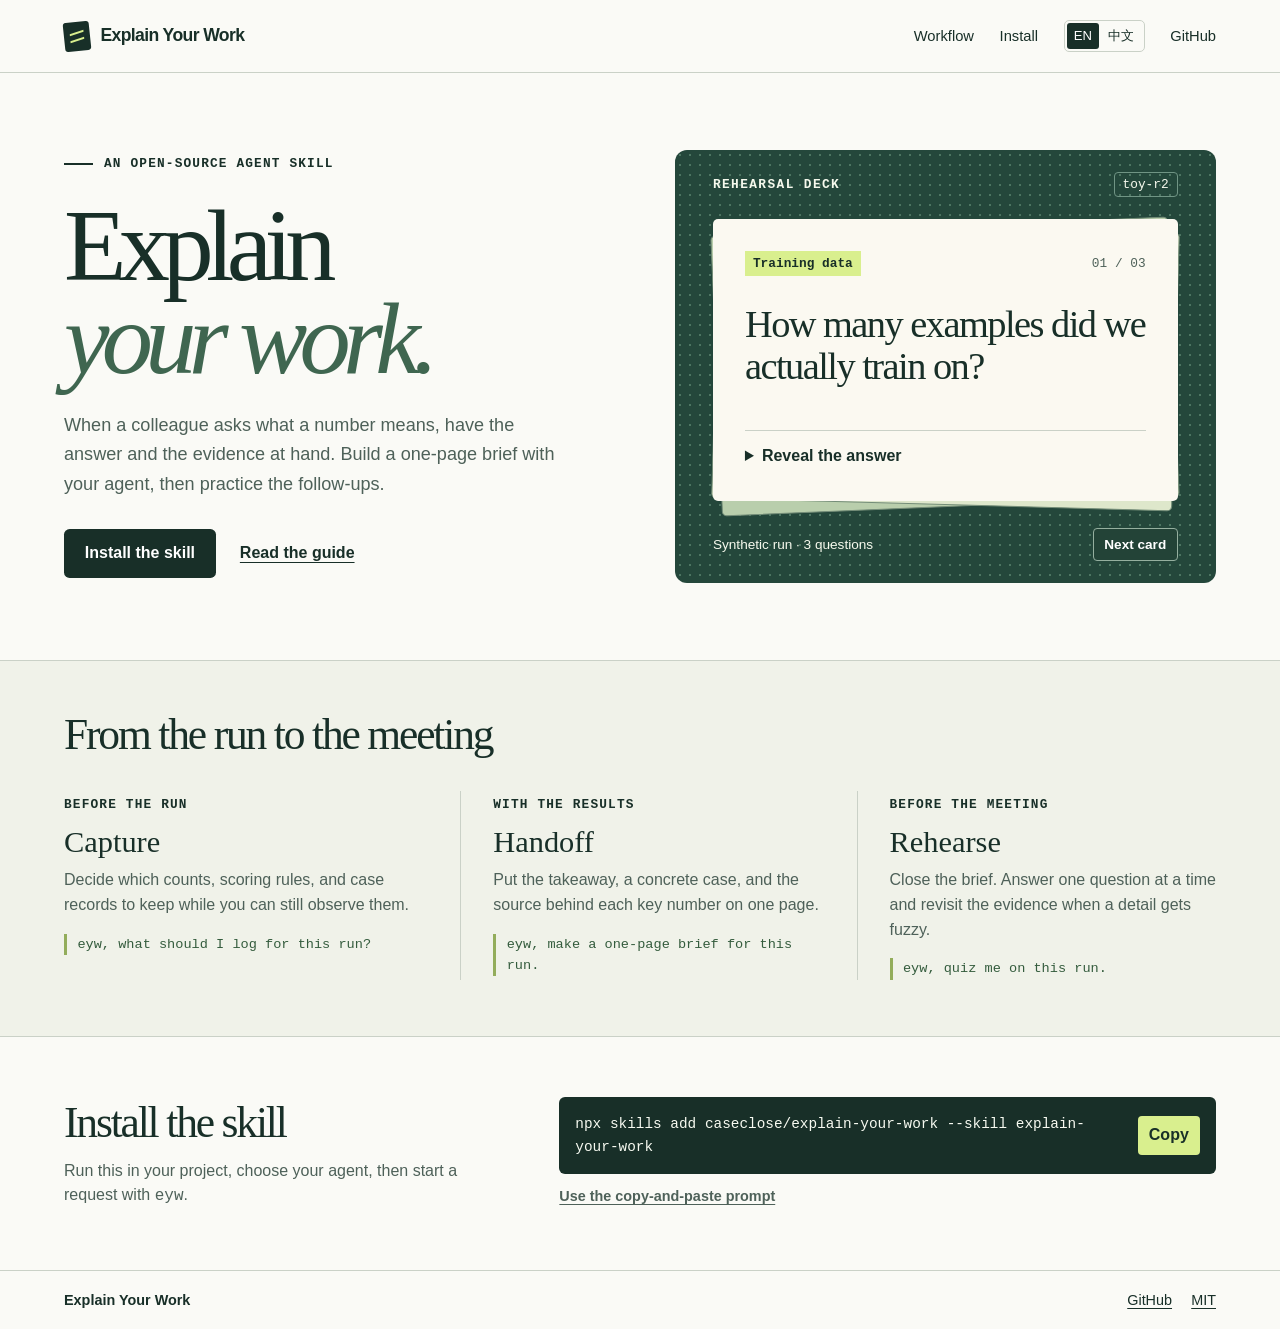
<file: docs/index.html>
<!doctype html>
<html lang="en">
  <head>
    <meta charset="utf-8" />
    <meta name="viewport" content="width=device-width, initial-scale=1" />
    <meta name="theme-color" content="#fafaf6" />
    <meta
      name="description"
      content="Turn agent-assisted work into a one-page meeting brief. Practice the follow-up questions with evidence from your run."
    />
    <title>Explain Your Work — Meeting prep for AI-assisted work</title>
    <link rel="alternate" hreflang="en" href="./" />
    <link rel="alternate" hreflang="zh-CN" href="./zh.html" />
    <link rel="icon" href="favicon.png" type="image/png" />
    <link rel="stylesheet" href="style.css" />
    <script src="site.js" defer></script>
  </head>
  <body>
    <header>
      <div class="wrap bar">
        <a class="brand" href="./"
          ><span class="mark" aria-hidden="true"><i></i></span>Explain Your
          Work</a
        >
        <nav aria-label="Main navigation">
          <a class="nav-work" href="#workflow">Workflow</a
          ><a class="nav-install" href="#install">Install</a
          ><span class="langs"
            ><a href="./" lang="en" aria-current="page">EN</a
            ><a href="./zh.html" lang="zh-CN">中文</a></span
          ><a class="repo" href="https://github.com/caseclose/explain-your-work"
            >GitHub</a
          >
        </nav>
      </div>
    </header>
    <main>
      <section class="hero wrap">
        <div class="intro">
          <div class="small category">
            <span class="rule"></span>An open-source agent skill
          </div>
          <h1>Explain<br /><em>your work.</em></h1>
          <p>
            When a colleague asks what a number means, have the answer and the
            evidence at hand. Build a one-page brief with your agent, then
            practice the follow-ups.
          </p>
          <div class="actions">
            <a class="primary" href="#install">Install the skill</a
            ><a
              class="textlink"
              href="https://github.com/caseclose/explain-your-work/blob/main/README.md"
              >Read the guide</a
            >
          </div>
        </div>
        <div class="board">
          <div class="board-head">
            <span class="small">Rehearsal deck</span
            ><span class="run">toy-r2</span>
          </div>
          <div class="stack" aria-live="polite">
            <article class="card" aria-labelledby="question-1">
              <div class="card-top">
                <span class="tab">Training data</span
                ><span class="count">01 / 03</span>
              </div>
              <h2 id="question-1" tabindex="-1">
                How many examples did we actually train on?
              </h2>
              <details>
                <summary>Reveal the answer</summary>
                <p>
                  Twelve unique requests produced 20 exported training examples.
                  The run has no trainer consumption log, so we can confirm the
                  export count and leave the number actually read open.
                </p>
                <a
                  class="source"
                  href="https://github.com/caseclose/explain-your-work/blob/main/skills/explain-your-work/references/synthetic-run.md#run-metadata"
                  >Inspect the evidence</a
                >
              </details>
            </article>
            <article class="card" aria-labelledby="question-2">
              <div class="card-top">
                <span class="tab">Metric definition</span
                ><span class="count">02 / 03</span>
              </div>
              <h2 id="question-2" tabindex="-1">
                Both tool calls succeeded. Why did the task fail?
              </h2>
              <details>
                <summary>Reveal the answer</summary>
                <p>
                  The task was to submit a report. In toy-02 the agent drafted
                  it and stopped. The evaluator checks the final outcome, so the
                  task failed. Three of the four tasks passed that check.
                </p>
                <a
                  class="source"
                  href="https://github.com/caseclose/explain-your-work/blob/main/skills/explain-your-work/references/synthetic-run.md#raw-evaluator-rows"
                  >Inspect the evidence</a
                >
              </details>
            </article>
            <article class="card" aria-labelledby="question-3">
              <div class="card-top">
                <span class="tab">Baseline comparison</span
                ><span class="count">03 / 03</span>
              </div>
              <h2 id="question-3" tabindex="-1">
                Can we say this run improved on the last one?
              </h2>
              <details>
                <summary>Reveal the answer</summary>
                <p>
                  This run passed 3 of 4 tasks. The previous one passed 2 of 3.
                  Its task list and scoring revision are missing, so we can
                  report both results and leave the comparison open.
                </p>
                <a
                  class="source"
                  href="https://github.com/caseclose/explain-your-work/blob/main/skills/explain-your-work/references/synthetic-run.md#baseline-note"
                  >Inspect the evidence</a
                >
              </details>
            </article>
          </div>
          <div class="board-foot">
            <span>Synthetic run · 3 questions</span
            ><button
              id="next"
              hidden
              data-next="Next card"
              data-again="Start again"
            >
              Next card
            </button>
          </div>
        </div>
      </section>
      <section class="workflow" id="workflow">
        <div class="wrap">
          <h2>From the run to the meeting</h2>
          <div class="modes">
            <div class="mode">
              <span class="small">Before the run</span>
              <h3>Capture</h3>
              <p>
                Decide which counts, scoring rules, and case records to keep
                while you can still observe them.
              </p>
              <code>eyw, what should I log for this run?</code>
            </div>
            <div class="mode">
              <span class="small">With the results</span>
              <h3>Handoff</h3>
              <p>
                Put the takeaway, a concrete case, and the source behind each
                key number on one page.
              </p>
              <code>eyw, make a one-page brief for this run.</code>
            </div>
            <div class="mode">
              <span class="small">Before the meeting</span>
              <h3>Rehearse</h3>
              <p>
                Close the brief. Answer one question at a time and revisit the
                evidence when a detail gets fuzzy.
              </p>
              <code>eyw, quiz me on this run.</code>
            </div>
          </div>
        </div>
      </section>
      <section class="wrap install" id="install">
        <div>
          <h2>Install the skill</h2>
          <p>
            Run this in your project, choose your agent, then start a request
            with <code>eyw</code>.
          </p>
        </div>
        <div>
          <div class="command">
            <code id="command"
              >npx skills add caseclose/explain-your-work --skill
              explain-your-work</code
            ><button
              id="copy"
              hidden
              data-copied="Copied"
              data-failed="Select and copy the command"
            >
              Copy
            </button>
          </div>
          <p class="alternative">
            <a
              href="https://github.com/caseclose/explain-your-work/blob/main/PROMPT.md"
              >Use the copy-and-paste prompt</a
            >
          </p>
          <span id="status" role="status"></span>
        </div>
      </section>
    </main>
    <footer>
      <div class="wrap">
        <span>Explain Your Work</span
        ><a href="https://github.com/caseclose/explain-your-work">GitHub</a
        ><a
          href="https://github.com/caseclose/explain-your-work/blob/main/LICENSE"
          >MIT</a
        >
      </div>
    </footer>
  </body>
</html>
</file>
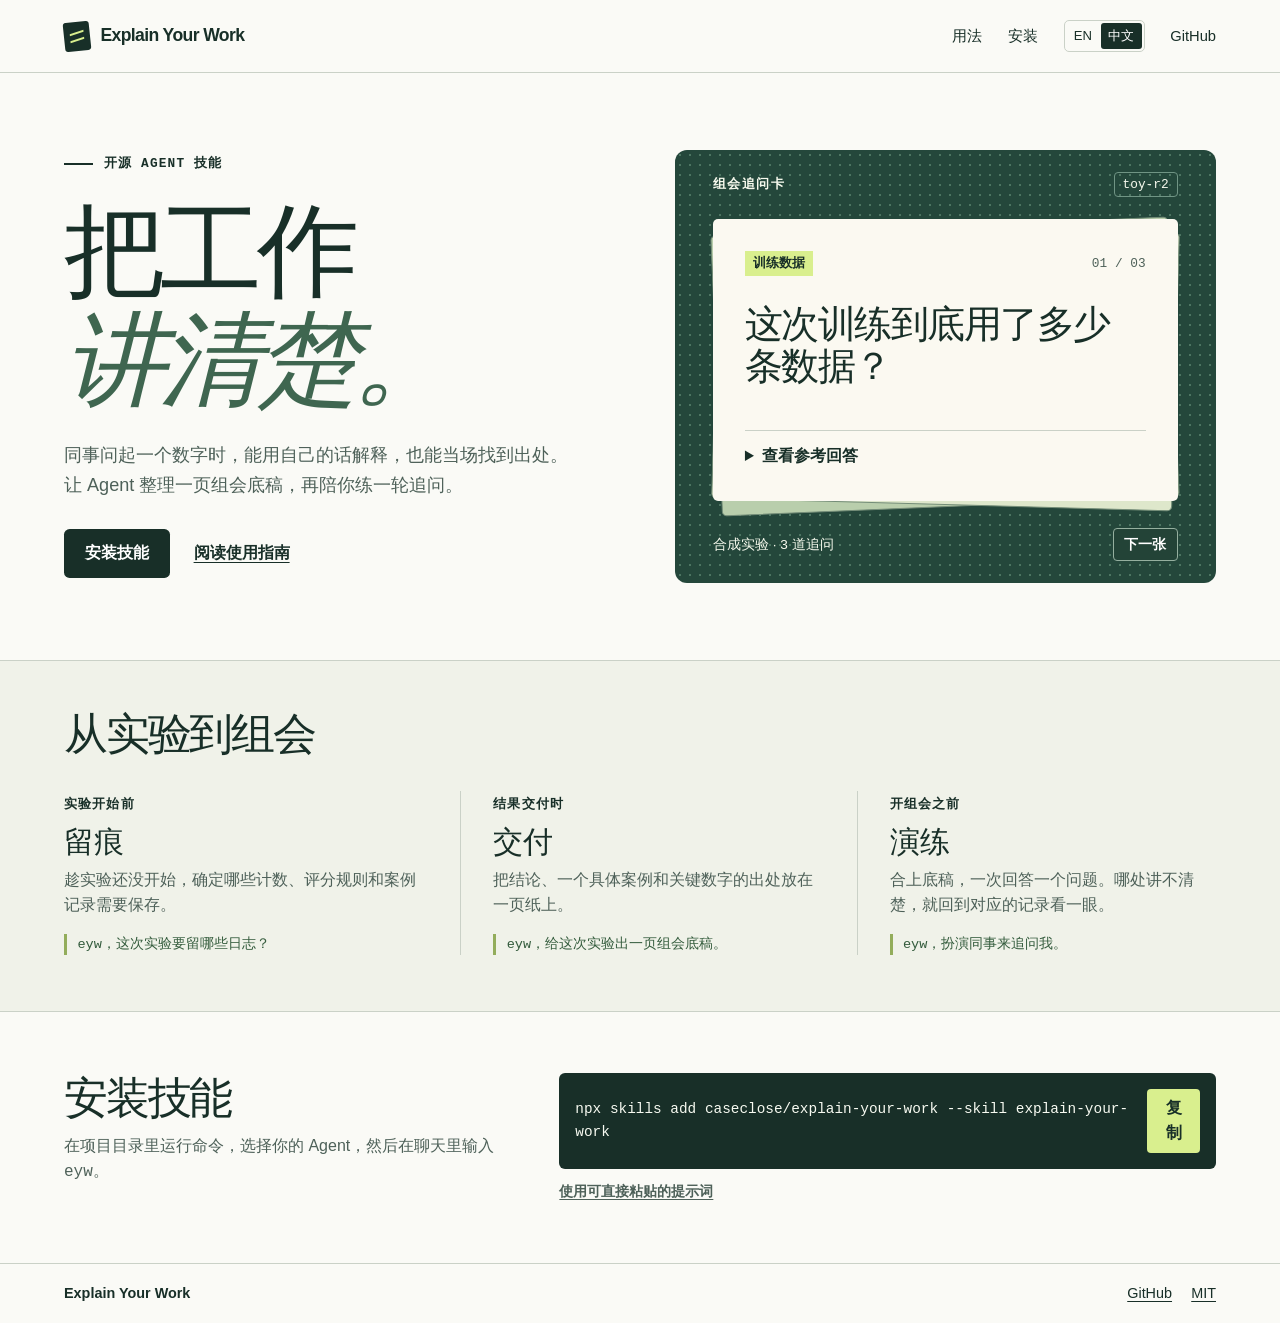
<file: docs/zh.html>
<!doctype html>
<html lang="zh-CN">
  <head>
    <meta charset="utf-8" />
    <meta name="viewport" content="width=device-width, initial-scale=1" />
    <meta name="theme-color" content="#fafaf6" />
    <meta
      name="description"
      content="把和 Agent 一起完成的工作整理成一页组会底稿，拿着实验记录，练习同事最可能问的问题。"
    />
    <title>Explain Your Work · 一页组会底稿</title>
    <link rel="alternate" hreflang="en" href="./" />
    <link rel="alternate" hreflang="zh-CN" href="./zh.html" />
    <link rel="icon" href="favicon.png" type="image/png" />
    <link rel="stylesheet" href="style.css" />
    <script src="site.js" defer></script>
  </head>
  <body>
    <header>
      <div class="wrap bar">
        <a class="brand" href="./zh.html"
          ><span class="mark" aria-hidden="true"><i></i></span>Explain Your
          Work</a
        >
        <nav aria-label="主导航">
          <a class="nav-work" href="#workflow">用法</a
          ><a class="nav-install" href="#install">安装</a
          ><span class="langs"
            ><a href="./" lang="en">EN</a
            ><a href="./zh.html" lang="zh-CN" aria-current="page">中文</a></span
          ><a class="repo" href="https://github.com/caseclose/explain-your-work"
            >GitHub</a
          >
        </nav>
      </div>
    </header>
    <main>
      <section class="hero wrap">
        <div class="intro">
          <div class="small category">
            <span class="rule"></span>开源 Agent 技能
          </div>
          <h1>把工作<br /><em>讲清楚。</em></h1>
          <p>
            同事问起一个数字时，能用自己的话解释，也能当场找到出处。让 Agent
            整理一页组会底稿，再陪你练一轮追问。
          </p>
          <div class="actions">
            <a class="primary" href="#install">安装技能</a
            ><a
              class="textlink"
              href="https://github.com/caseclose/explain-your-work/blob/main/README.zh-CN.md"
              >阅读使用指南</a
            >
          </div>
        </div>
        <div class="board">
          <div class="board-head">
            <span class="small">组会追问卡</span><span class="run">toy-r2</span>
          </div>
          <div class="stack" aria-live="polite">
            <article class="card" aria-labelledby="question-1">
              <div class="card-top">
                <span class="tab">训练数据</span
                ><span class="count">01 / 03</span>
              </div>
              <h2 id="question-1" tabindex="-1">
                这次训练到底用了多少条数据？
              </h2>
              <details>
                <summary>查看参考回答</summary>
                <p>
                  12 个去重请求导出了 20
                  条训练样本。这次运行没有保留训练读取记录，所以能确认导出量，实际读了多少条还有待核实。
                </p>
                <a
                  class="source"
                  href="https://github.com/caseclose/explain-your-work/blob/main/skills/explain-your-work/references/synthetic-run.md#run-metadata"
                  >查看原始记录</a
                >
              </details>
            </article>
            <article class="card" aria-labelledby="question-2">
              <div class="card-top">
                <span class="tab">指标口径</span
                ><span class="count">02 / 03</span>
              </div>
              <h2 id="question-2" tabindex="-1">
                两次工具调用都成功了，为什么任务还算失败？
              </h2>
              <details>
                <summary>查看参考回答</summary>
                <p>
                  任务要求提交报告。toy-02
                  只生成了草稿。评测看最终结果，因此这条算失败。四个任务里有三个通过了最终验证。
                </p>
                <a
                  class="source"
                  href="https://github.com/caseclose/explain-your-work/blob/main/skills/explain-your-work/references/synthetic-run.md#raw-evaluator-rows"
                  >查看原始记录</a
                >
              </details>
            </article>
            <article class="card" aria-labelledby="question-3">
              <div class="card-top">
                <span class="tab">基线对比</span
                ><span class="count">03 / 03</span>
              </div>
              <h2 id="question-3" tabindex="-1">
                这次结果能说明比上一版有提升吗？
              </h2>
              <details>
                <summary>查看参考回答</summary>
                <p>
                  这次通过了 4 个任务中的 3 个，上次通过了 3 个中的 2
                  个。上次的任务清单和评分版本没有保留，两次结果是否可比还待核实。
                </p>
                <a
                  class="source"
                  href="https://github.com/caseclose/explain-your-work/blob/main/skills/explain-your-work/references/synthetic-run.md#baseline-note"
                  >查看原始记录</a
                >
              </details>
            </article>
          </div>
          <div class="board-foot">
            <span>合成实验 · 3 道追问</span
            ><button id="next" hidden data-next="下一张" data-again="从头练习">
              下一张
            </button>
          </div>
        </div>
      </section>
      <section class="workflow" id="workflow">
        <div class="wrap">
          <h2>从实验到组会</h2>
          <div class="modes">
            <div class="mode">
              <span class="small">实验开始前</span>
              <h3>留痕</h3>
              <p>趁实验还没开始，确定哪些计数、评分规则和案例记录需要保存。</p>
              <code>eyw，这次实验要留哪些日志？</code>
            </div>
            <div class="mode">
              <span class="small">结果交付时</span>
              <h3>交付</h3>
              <p>把结论、一个具体案例和关键数字的出处放在一页纸上。</p>
              <code>eyw，给这次实验出一页组会底稿。</code>
            </div>
            <div class="mode">
              <span class="small">开组会之前</span>
              <h3>演练</h3>
              <p>
                合上底稿，一次回答一个问题。哪处讲不清楚，就回到对应的记录看一眼。
              </p>
              <code>eyw，扮演同事来追问我。</code>
            </div>
          </div>
        </div>
      </section>
      <section class="wrap install" id="install">
        <div>
          <h2>安装技能</h2>
          <p>
            在项目目录里运行命令，选择你的 Agent，然后在聊天里输入
            <code>eyw</code>。
          </p>
        </div>
        <div>
          <div class="command">
            <code id="command"
              >npx skills add caseclose/explain-your-work --skill
              explain-your-work</code
            ><button
              id="copy"
              hidden
              data-copied="已复制"
              data-failed="请选中并复制命令"
            >
              复制
            </button>
          </div>
          <p class="alternative">
            <a
              href="https://github.com/caseclose/explain-your-work/blob/main/PROMPT.md"
              >使用可直接粘贴的提示词</a
            >
          </p>
          <span id="status" role="status"></span>
        </div>
      </section>
    </main>
    <footer>
      <div class="wrap">
        <span>Explain Your Work</span
        ><a href="https://github.com/caseclose/explain-your-work">GitHub</a
        ><a
          href="https://github.com/caseclose/explain-your-work/blob/main/LICENSE"
          >MIT</a
        >
      </div>
    </footer>
  </body>
</html>
</file>
<file: docs/style.css>
:root {
  --paper: #fafaf6;
  --ink: #182f28;
  --muted: #4e6159;
  --green: #d9ef8e;
  --line: #cad1c7;
  --serif: "Iowan Old Style", "Baskerville", Georgia, serif;
  --sans: "DM Sans", "Helvetica Neue", Arial, "PingFang SC", sans-serif;
  --mono: "IBM Plex Mono", ui-monospace, Menlo, monospace;
}
* {
  box-sizing: border-box;
}
body {
  margin: 0;
  background: var(--paper);
  color: var(--ink);
  font-family: var(--sans);
  font-size: 1rem;
  line-height: 1.55;
}
a {
  color: inherit;
  text-underline-offset: 0.22em;
}
a:hover {
  text-decoration: underline;
}
button {
  font: inherit;
  cursor: pointer;
  color: inherit;
}
button,
a,
summary {
  -webkit-tap-highlight-color: transparent;
}
:focus-visible {
  outline: 3px solid #76711d;
  outline-offset: 4px;
}
[hidden] {
  display: none !important;
}
.wrap {
  width: min(1220px, 90%);
  margin-inline: auto;
}
header {
  border-bottom: 1px solid var(--line);
}
.bar,
nav,
.langs,
.brand,
.actions,
.board-head,
.board-foot,
.card-top,
footer .wrap {
  display: flex;
  align-items: center;
}
.bar {
  min-height: 72px;
  justify-content: space-between;
  gap: 1rem;
}
.brand {
  font-size: 1.1rem;
  gap: 0.65rem;
  font-weight: 750;
  letter-spacing: -0.035em;
  text-decoration: none;
}
.mark {
  height: 29px;
  width: 26px;
  display: grid;
  place-items: center;
  background: var(--ink);
  transform: rotate(-6deg);
  border-radius: 3px;
}
.mark i {
  height: 9px;
  width: 14px;
  border-block: 2px solid var(--green);
  transform: skewY(-12deg);
}
nav {
  gap: 1.6rem;
  font-size: 0.92rem;
}
nav a {
  text-decoration: none;
}
.langs {
  gap: 2px;
  border: 1px solid var(--line);
  padding: 2px;
  border-radius: 5px;
}
.langs a {
  padding: 0.15rem 0.45rem;
  font-size: 0.82rem;
}
.langs a[aria-current] {
  background: var(--ink);
  color: white;
  border-radius: 3px;
}
.hero {
  display: grid;
  grid-template-columns: 1fr 1fr;
  gap: 6%;
  align-items: center;
  padding-block: clamp(3.5rem, 6vw, 6rem);
}
.small,
.count,
.run {
  font: 0.8rem/1.4 var(--mono);
}
.small {
  text-transform: uppercase;
  letter-spacing: 0.09em;
  font-weight: 650;
}
.category {
  display: flex;
  align-items: center;
  gap: 0.7rem;
}
.rule {
  width: 1.8rem;
  height: 2px;
  background: var(--ink);
}
h1,
h2,
h3,
p {
  margin: 0;
}
h1,
h2,
h3 {
  font-family: var(--serif);
  font-weight: 500;
}
h1 {
  font-size: clamp(4.5rem, 8vw, 7.6rem);
  letter-spacing: -0.075em;
  line-height: 0.91;
  margin: 1.6rem 0;
}
h1 em {
  font-weight: 400;
  color: #3f6650;
}
html:lang(zh-CN) h1 {
  letter-spacing: -0.055em;
  line-height: 1.06;
}
.intro p {
  max-width: 32rem;
  color: var(--muted);
  font-size: 1.13rem;
  line-height: 1.65;
}
.actions {
  gap: 1.5rem;
  margin-top: 1.8rem;
  flex-wrap: wrap;
}
.primary {
  background: var(--ink);
  color: white;
  padding: 0.75rem 1.3rem;
  border-radius: 0.35rem;
  text-decoration: none;
  font-weight: 650;
}
.primary:hover {
  background: #31513e;
  text-decoration: none;
}
.textlink,
.source,
.alternative a {
  font-weight: 600;
}
.board {
  background-color: #24473b;
  color: #f6f9ed;
  padding: 1.4rem clamp(1.2rem, 3vw, 2.7rem);
  border-radius: 12px;
  background-image: radial-gradient(#65917a 0.65px, transparent 0.8px);
  background-size: 10px 10px;
}
.board-head,
.board-foot,
.card-top {
  justify-content: space-between;
  gap: 0.7rem;
}
.board-head {
  margin-bottom: 1.4rem;
}
.board-head .small {
  letter-spacing: 0.11em;
}
.run {
  border: 1px solid #709484;
  padding: 0.15rem 0.5rem;
  border-radius: 4px;
}
.stack {
  position: relative;
  isolation: isolate;
}
.stack:before,
.stack:after {
  content: "";
  position: absolute;
  background: #b9ceac;
  border: 1px solid #748d78;
  z-index: -1;
  inset: 0.4rem 0.2rem -0.35rem;
  transform: rotate(-2.4deg);
  border-radius: 5px;
}
.stack:after {
  background: #dee7cb;
  transform: rotate(1.6deg);
  z-index: -1;
  inset: 0.4rem 0.1rem -0.24rem;
}
.card {
  background: #fbf9f1;
  color: var(--ink);
  border-radius: 5px;
  padding: clamp(1.2rem, 2.5vw, 2.2rem);
  min-height: 17.6rem;
  display: flex;
  flex-direction: column;
  align-items: stretch;
}
.tab {
  padding: 0.18rem 0.5rem;
  background: var(--green);
  font: 600 0.8rem/1.5 var(--mono);
}
.count {
  color: var(--muted);
}
.card h2 {
  font-size: clamp(1.85rem, 3vw, 2.75rem);
  line-height: 1.1;
  letter-spacing: -0.04em;
  margin: 1.65rem 0 1.5rem;
  text-wrap: pretty;
}
.card h2:focus:not(:focus-visible) {
  outline: none;
}
.card details {
  border-top: 1px solid var(--line);
  padding-top: 0.8rem;
  margin-top: auto;
}
summary {
  cursor: pointer;
  font-weight: 650;
  width: fit-content;
}
details p {
  margin: 0.6rem 0;
  color: var(--muted);
}
.source {
  font-size: 0.9rem;
}
.board-foot {
  margin-top: 1.7rem;
  min-height: 2rem;
  font-size: 0.85rem;
}
.board-foot button {
  border: 1px solid #95af9f;
  background: #234337;
  color: white;
  border-radius: 4px;
  padding: 0.3rem 0.65rem;
  font-weight: 600;
}
.board-foot button:hover {
  background: #395e4e;
}
.workflow {
  border-block: 1px solid var(--line);
  background: #f0f2e9;
  padding: 3rem 0 3.5rem;
}
.workflow h2,
.install h2 {
  font-size: clamp(2.05rem, 3.4vw, 3rem);
  line-height: 1.15;
  letter-spacing: -0.05em;
}
.modes {
  display: grid;
  grid-template-columns: repeat(3, 1fr);
  margin-top: 2rem;
  gap: 2.3rem;
}
.mode + .mode {
  border-left: 1px solid var(--line);
  padding-left: 2rem;
}
.mode h3 {
  font-size: 1.9rem;
  line-height: 1.25;
  margin: 0.45rem 0;
}
.mode p,
.install p {
  color: var(--muted);
}
.mode code {
  display: block;
  margin-top: 1rem;
  font-size: 0.85rem;
  font-family: var(--mono);
  color: #345c3d;
  border-left: 3px solid #93ad5b;
  padding-left: 0.65rem;
}
.install {
  padding-block: 3.8rem;
  display: grid;
  grid-template-columns: 2fr 3fr;
  gap: 5%;
}
.install p {
  margin-top: 0.7rem;
}
.command {
  background: var(--ink);
  color: #f7faf1;
  border-radius: 6px;
  padding: 1rem;
  display: flex;
  gap: 0.9rem;
  align-items: center;
  justify-content: space-between;
}
.command code {
  overflow-wrap: anywhere;
  font-family: var(--mono);
  font-size: 0.9rem;
}
.command button {
  background: var(--green);
  border: 0;
  padding: 0.45rem 0.7rem;
  border-radius: 4px;
  color: var(--ink);
  font-weight: 650;
}
.alternative,
#status {
  font-size: 0.9rem;
}
footer {
  border-top: 1px solid var(--line);
}
footer .wrap {
  padding-block: 1.15rem;
  gap: 1.2rem;
  font-size: 0.9rem;
}
footer span {
  margin-right: auto;
  font-weight: 650;
}
@media (max-width: 790px) {
  .hero {
    gap: 2.3rem;
    grid-template-columns: 1fr;
  }
  .intro p {
    max-width: 38rem;
  }
  .board {
    max-width: 36rem;
    width: 100%;
  }
  .modes {
    gap: 1rem;
  }
  .mode + .mode {
    padding-left: 1rem;
  }
  .card {
    min-height: 15rem;
  }
  .install {
    grid-template-columns: 1fr;
    gap: 1.4rem;
  }
}
@media (max-width: 600px) {
  .nav-work,
  .nav-install {
    display: none;
  }
  .bar {
    min-height: 60px;
  }
  nav {
    gap: 0.7rem;
  }
  .hero {
    padding-block: 2.5rem;
  }
  .modes {
    grid-template-columns: 1fr;
    gap: 1.4rem;
  }
  .mode + .mode {
    border-left: none;
    border-top: 1px solid var(--line);
    padding: 1.3rem 0 0;
  }
  .install {
    padding-block: 2.8rem;
  }
}
@media (max-width: 360px) {
  .bar {
    gap: 0.4rem;
  }
  .brand {
    font-size: 0.96rem;
  }
  .repo {
    display: none;
  }
}
</file>
